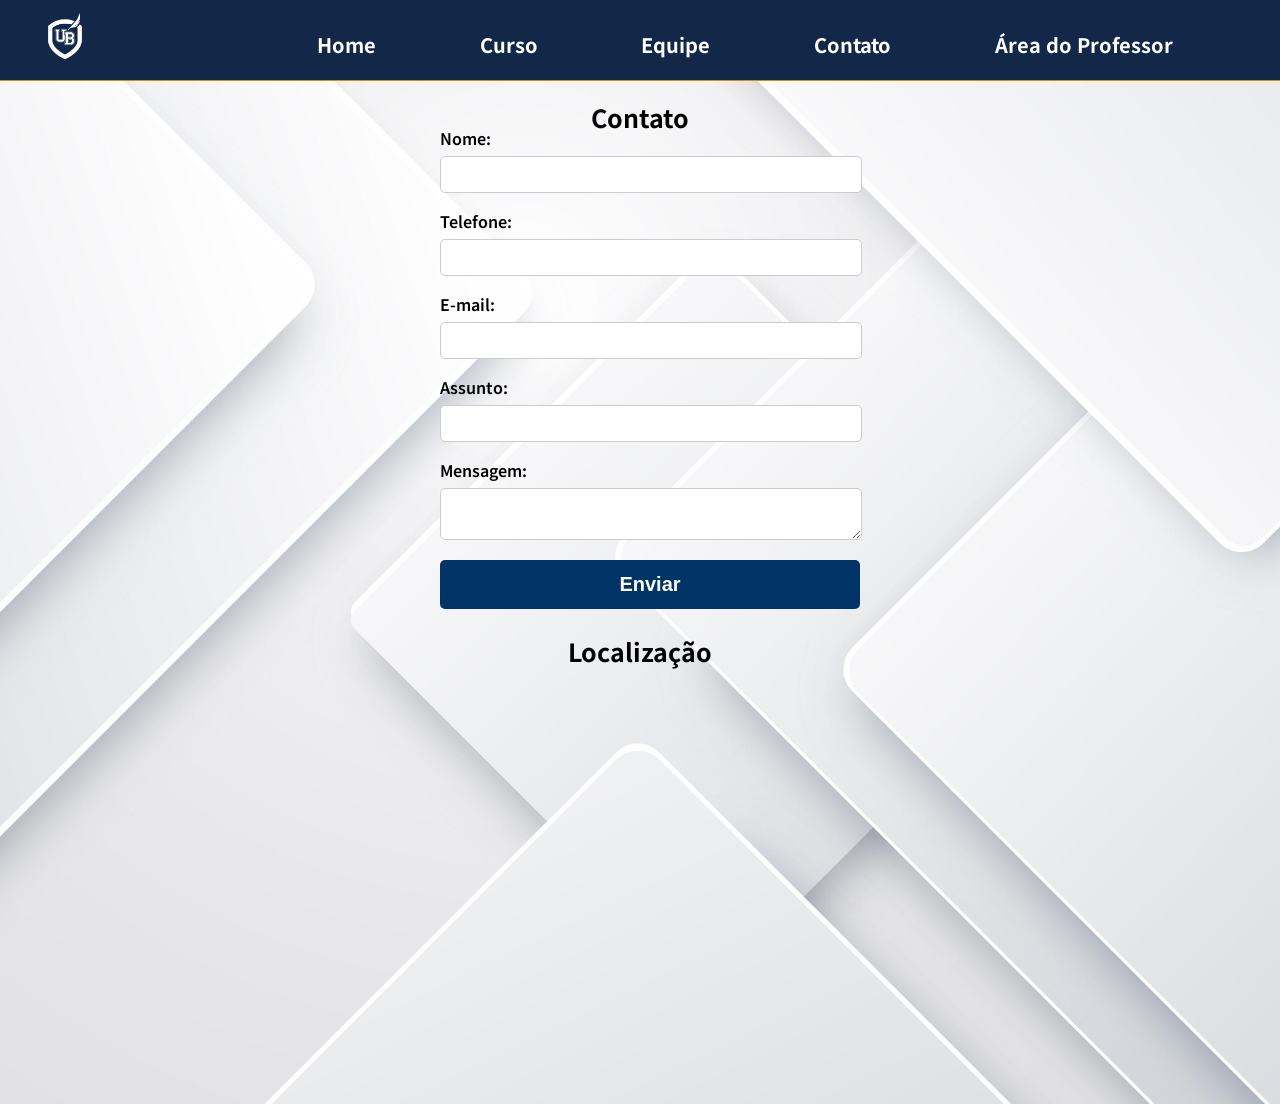
<file: contato.html>
<!DOCTYPE html> 
<html lang="pt-br"> 

<head>
    <meta charset="UTF-8"> 
    <meta name="viewport" content="width=device-width, initial-scale=1.0">
    <link rel="shortcut icon" href="img/logo-ub-head.png" type="image/x-icon"> 
    <link rel="stylesheet" href="css/reset.css"> 
    <link rel="stylesheet" href="css/header-footer.css"> 
    <link rel="stylesheet" href="css/style.css">
    <link rel="stylesheet" href="css/contato.css"> 
    <title>Fale Conosco - Universidade Brasil</title>
</head>

<body>
    <header> 
        <section class="site"> 
            <h1>Universidade Brasil</h1> 
            <div>
                <nav> 
                    <ul>
                        <li><a href="index.html">Home</a></li> 
                        <li><a href="curso.html">Curso</a></li> 
                        <li><a href="professores.html">Equipe</a></li> 
                        <li><a href="contato.html">Contato</a></li>
                        <li><a href="login.html">Área do Professor</a></li> 
                    </ul>
                </nav>
            </div>
        </section>
    </header>
    <main> 
        <section class="container"> 
            <h2>Contato</h2> 
            <form> 
                <h3>Nome:</h3> 
                <input type="text" id="nome" name="nome" required> 
                <h3>Telefone:</h3> 
                <input type="tel" id="telefone" name="telefone" required> 
                <h3>E-mail:</h3> 
                <input type="email" id="email" name="email" required> 
                <h3>Assunto:</h3> 
                <input type="assunto" id="assunto" name="assunto" required> 
                <h3>Mensagem:</h3> 
                <textarea id="mensagem" name="mensagem" required></textarea> 
                <button type="submit" class="envio">Enviar</button> 
            </form>
        </section>
        <section class="mapa"> 
            <h2>Localização</h2> 
            <div class="mapa-container"> 
                <iframe
                    src="https://www.google.com/maps/embed?pb=!1m18!1m12!1m3!1d3656.515423145501!2d-46.4554513!3d-23.5282611!2m3!1f0!2f0!3f0!3m2!1i1024!2i768!4f13.1!3m3!1m2!1s0x94ce66b4305002cf%3A0x1a40983635f28d82!2sUniversidade%20Brasil%20-%20Itaquera!5e0!3m2!1spt-BR!2sbr!4v1620000000000"
                    width="100%" height="300" style="border:0;" allowfullscreen="" loading="lazy">
                </iframe> 
            </div>
        </section>
    </main>
</body>

</html>
</file>
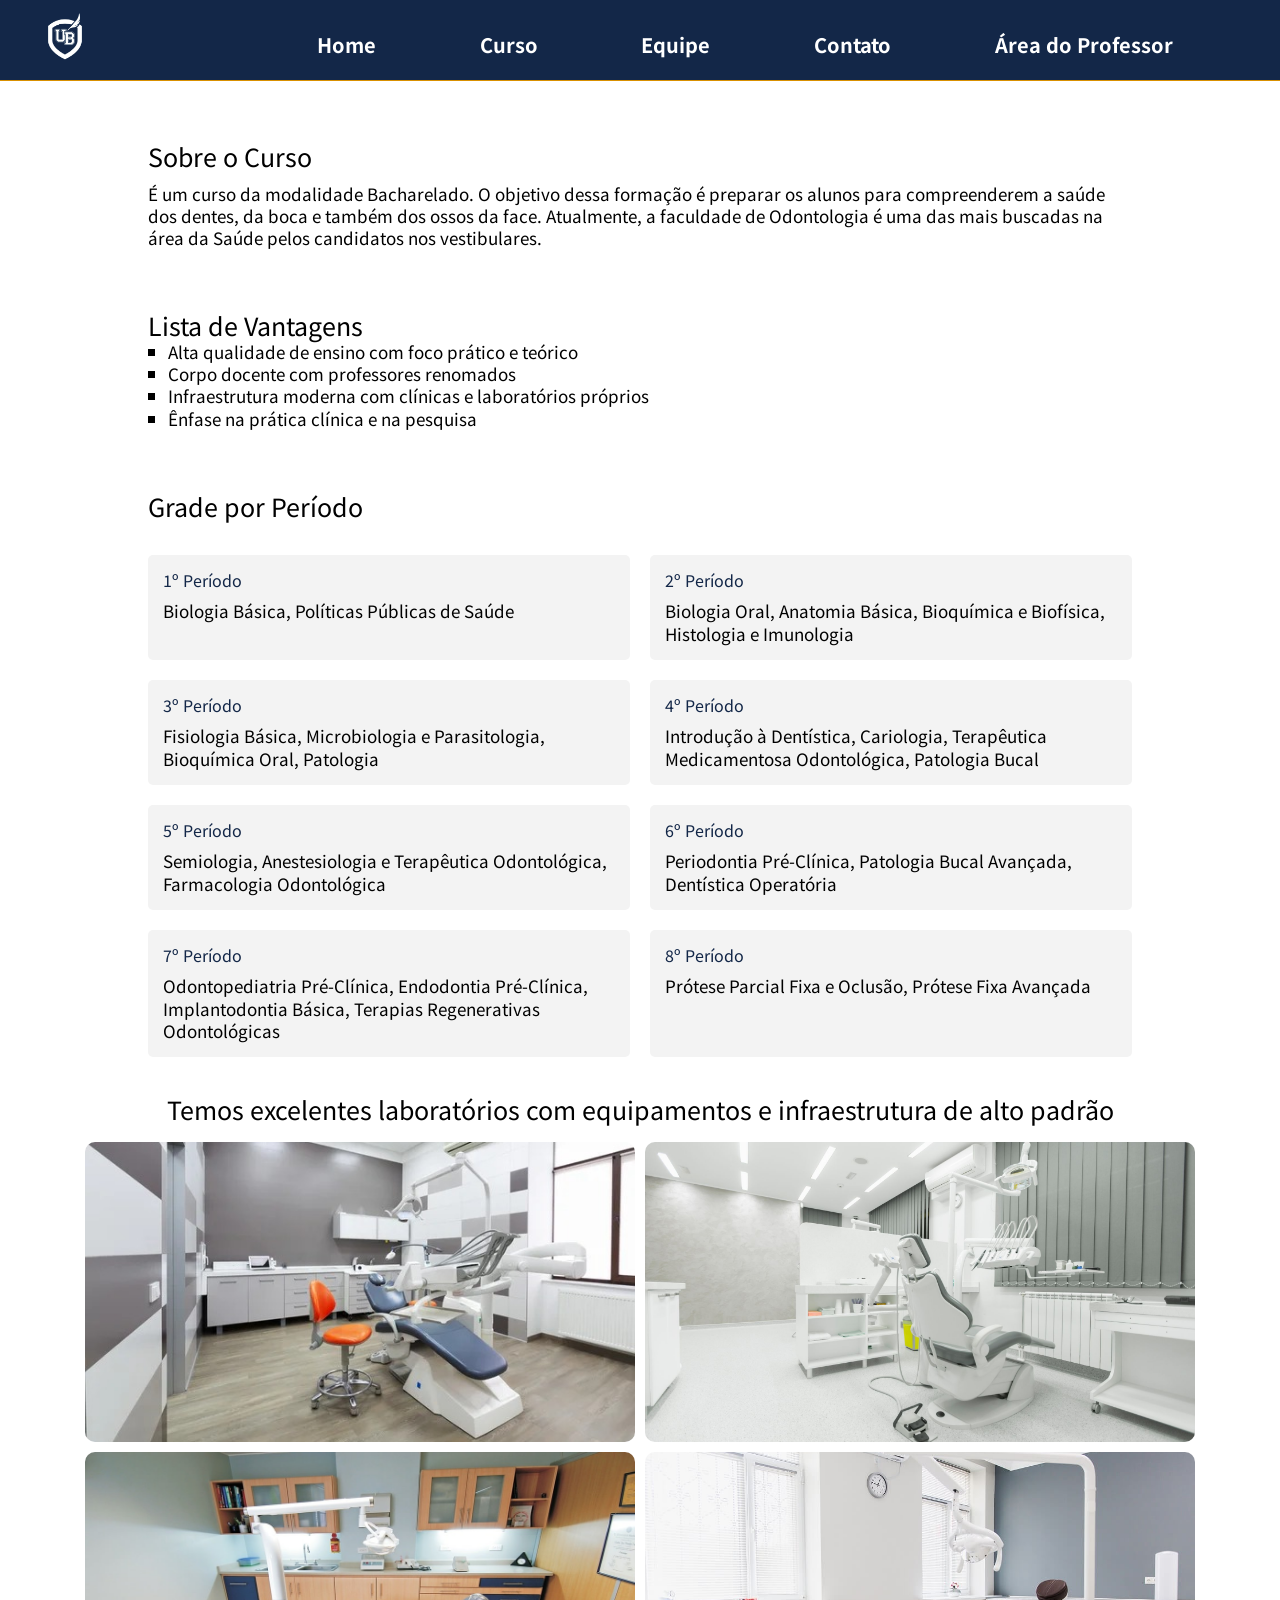
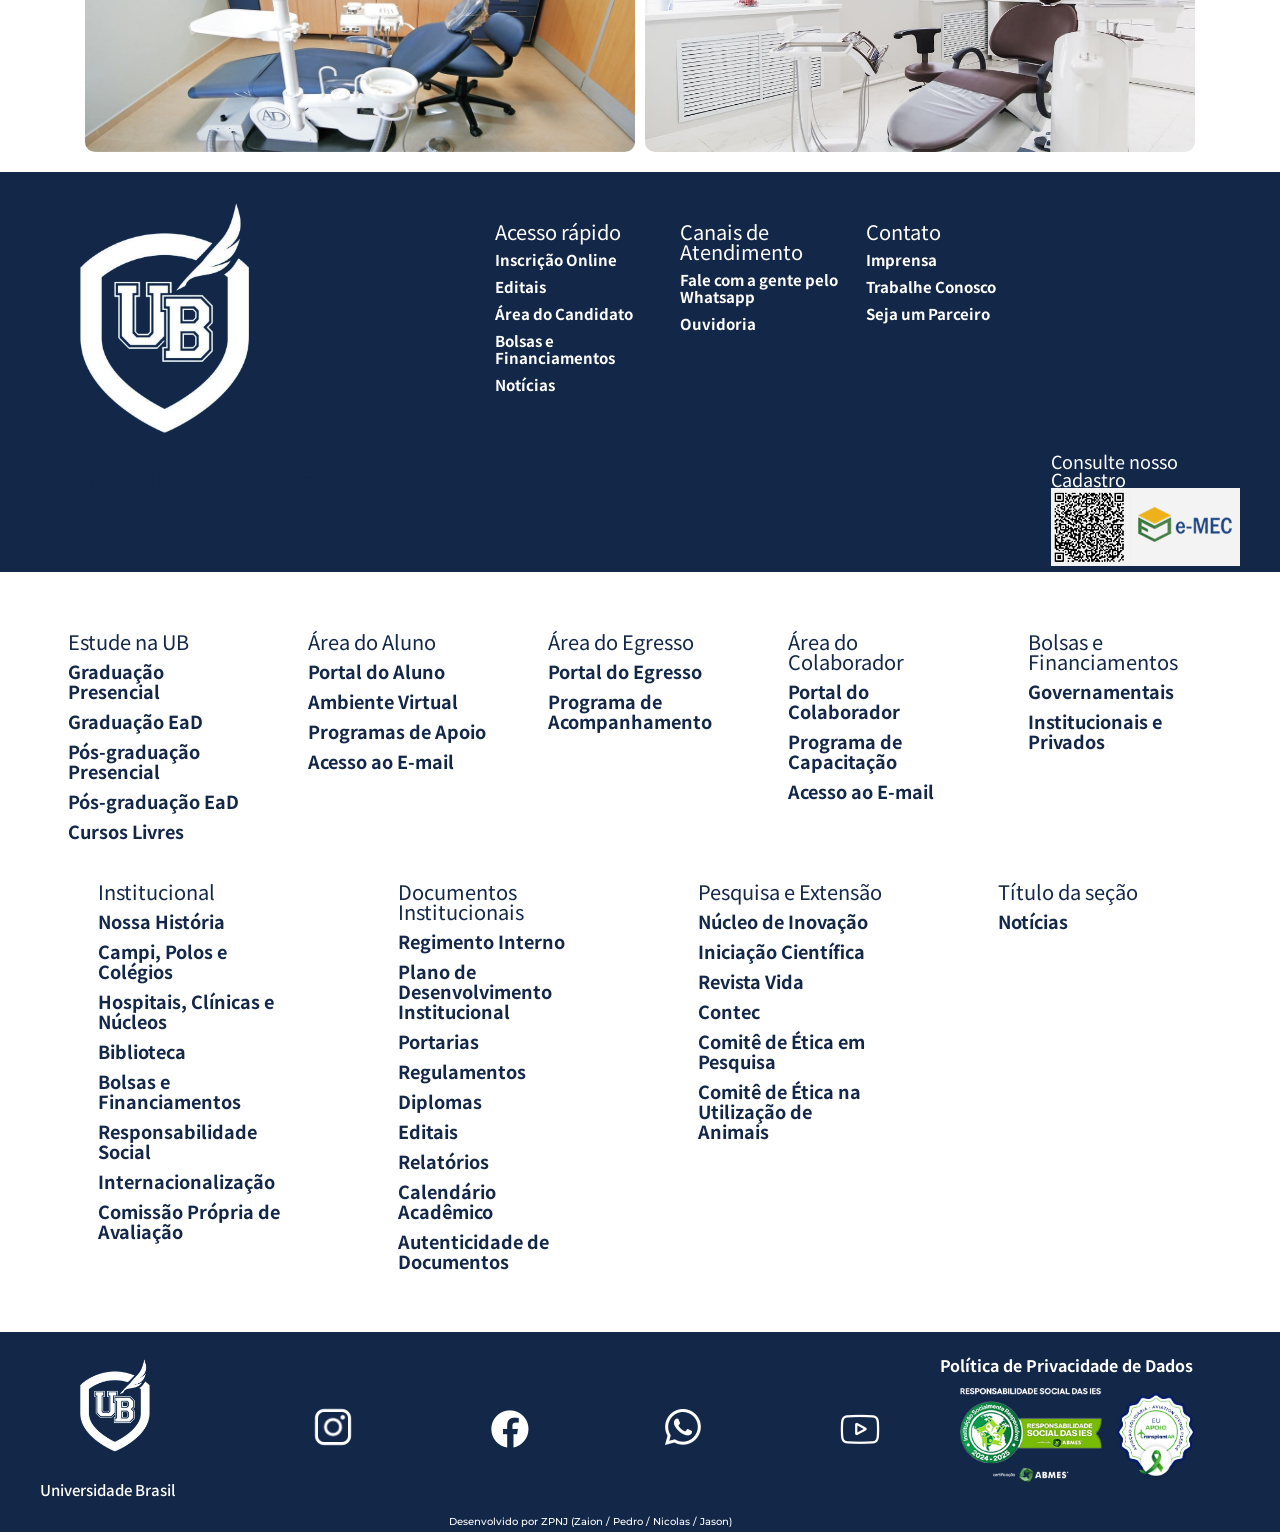
<file: curso.html>
<!DOCTYPE html> 
<html lang="pt-br"> 

<head>
    <meta charset="UTF-8">
    <meta name="viewport" content="width=device-width, initial-scale=1.0">
    <link rel="shortcut icon" href="img/logo-ub-head.png" type="image/x-icon">
    <link rel="stylesheet" href="css/reset.css">
    <link rel="stylesheet" href="css/header-footer.css"> 
    <link rel="stylesheet" href="css/curso.css"> 
    <title>Sobre o Curso - Odontologia - Universidade Brasil</title> 
</head>

<body>
    <header> 
        <section class="site"> 
            <h1>Universidade Brasil</h1> 
            <div>
                <nav> 
                    <ul>
                        <li><a href="index.html">Home</a></li> 
                        <li><a href="curso.html">Curso</a></li> 
                        <li><a href="professores.html">Equipe</a></li> 
                        <li><a href="contato.html">Contato</a></li>
                        <li><a href="login.html">Área do Professor</a></li>
                    </ul>
                </nav>
            </div>
        </section>
    </header>
    <main> 
        <section class="sobre"> 
            <h2>Sobre o Curso</h2>
            <p>É um curso da modalidade Bacharelado. O objetivo dessa formação é preparar os alunos para compreenderem a
                saúde dos dentes, da boca e também dos ossos da face. Atualmente, a faculdade de Odontologia é uma das
                mais buscadas na área da Saúde pelos candidatos nos vestibulares.</p>
        </section>
        <section class="vantagens"> 
            <h2>Lista de Vantagens</h2>
            <ul>
                <li>Alta qualidade de ensino com foco prático e teórico</li>
                <li>Corpo docente com professores renomados</li>
                <li>Infraestrutura moderna com clínicas e laboratórios próprios</li>
                <li>Ênfase na prática clínica e na pesquisa</li>
            </ul>
        </section>
        <section class="grade" id="grade"> 
            <h2>Grade por Período<br><br></h2>
            <div class="periodos"> 
                
                <div class="periodo">
                    <h3>1º Período</h3>
                    <p>Biologia Básica, Políticas Públicas de Saúde</p>
                </div>
                <div class="periodo">
                    <h3>2º Período</h3>
                    <p>Biologia Oral, Anatomia Básica, Bioquímica e Biofísica, Histologia e Imunologia</p>
                </div>
                <div class="periodo">
                    <h3>3º Período</h3>
                    <p>Fisiologia Básica, Microbiologia e Parasitologia, Bioquímica Oral, Patologia</p>
                </div>
                <div class="periodo">
                    <h3>4º Período</h3>
                    <p>Introdução à Dentística, Cariologia, Terapêutica Medicamentosa Odontológica, Patologia Bucal</p>
                </div>
                <div class="periodo">
                    <h3>5º Período</h3>
                    <p>Semiologia, Anestesiologia e Terapêutica Odontológica, Farmacologia Odontológica</p>
                </div>
                <div class="periodo">
                    <h3>6º Período</h3>
                    <p>Periodontia Pré-Clínica, Patologia Bucal Avançada, Dentística Operatória</p>
                </div>
                <div class="periodo">
                    <h3>7º Período</h3>
                    <p>Odontopediatria Pré-Clínica, Endodontia Pré-Clínica, Implantodontia Básica, Terapias
                        Regenerativas Odontológicas</p>
                </div>
                <div class="periodo">
                    <h3>8º Período</h3>
                    <p>Prótese Parcial Fixa e Oclusão, Prótese Fixa Avançada</p>
                </div>
            </div>
        </section>
        <section class="laboratorio"> 
            <h2>Temos excelentes laboratórios com equipamentos e infraestrutura de alto padrão</h2>
            <div class="container-imagens"> 
                <img src="img/odonto-1.jpg" alt="Sala de odonto 1" class="imagem"> 
                <img src="img/odonto-2.jpg" alt="Sala de odonto 2" class="imagem">
                <img src="img/odonto-3.jpg" alt="Sala de odonto 3" class="imagem">
                <img src="img/odonto-4.jpg" alt="Sala de odonto 4" class="imagem">
            </div>
        </section>
    </main>
    <footer>
        <section class="footer-line-1">
            <article class="site">
                <div class="box1">
                    <div class="logo-ub-footer"></div>
                    <h3>Somos a UB</h3>
                </div>
                <div class="box2">
                    <div>
                        <ul>
                            <h5>Acesso rápido</h5>
                            <li><a href="https://www.inscricoes.ubvestibular.com.br/?url">Inscrição Online</a></li>
                            <li><a href="https://ub.edu.br/editais/">Editais</a></li>
                            <li><a href="https://www.inscricoes.ubvestibular.com.br/enrollments-list">Área do
                                    Candidato</a></li>
                            <li><a href="https://ub.edu.br/bolsas-e-financiamentos/">Bolsas e Financiamentos</a></li>
                            <li><a href="https://news.ub.edu.br/">Notícias</a></li>
                        </ul>
                    </div>
                    <div>
                        <ul>
                            <h5>Canais de Atendimento</h5>
                            <li><a href="https://api.whatsapp.com/send?phone=5501148586272">Fale com a gente pelo
                                    Whatsapp</a></li>
                            <li><a href="https://canal.ouvidordigital.com.br/ouvidoriaub">Ouvidoria</a></li>
                        </ul>
                    </div>
                    <div>
                        <ul>
                            <h5>Contato</h5>
                            <li><a href="https://ub.edu.br/imprensa/">Imprensa</a></li>
                            <li><a
                                    href="https://xkac5n-prd-portal.totvscloud.com.br:8081/RM/Rhu-BancoTalentos/#/RM/Rhu-BancoTalentos/home">Trabalhe
                                    Conosco</a></li>
                            <li><a href="https://ub.edu.br/empresas-parceiras/">Seja um Parceiro</a></li>
                        </ul>
                    </div>
                    <div class="mec">
                        <h4>Consulte nosso Cadastro</h4>
                        <img src="img/e-mec.png" alt="QRCode cadastro MEC">
                    </div>
                </div>
            </article>
        </section>
        <section class="footer-line-2">
            <article class="site">
                <div class="line1">
                    <div class="box1">
                        <ul>
                            <h5>Estude na UB</h5>
                            <li><a href="https://ub.edu.br/cursos/">Graduação Presencial</a></li>
                            <li><a href="https://www.inscricoes.ubvestibular.com.br/?m=4">Graduação EaD</a></li>
                            <li><a href="https://ub.edu.br/cursos/">Pós-graduação Presencial</a></li>
                            <li><a href="https://curso.universidadebrasil.edu.br/">Pós-graduação EaD</a></li>
                            <li><a href="https://curso.universidadebrasil.edu.br/">Cursos Livres</a></li>
                        </ul>
                    </div>
                    <div class="box2">
                        <ul>
                            <h5>Área do Aluno</h5>
                            <li><a href="https://portal.ub.edu.br/FrameHTML/web/app/Edu/PortalEducacional/login/">Portal
                                    do Aluno</a></li>
                            <li><a href="https://curso.universidadebrasil.edu.br/">Ambiente Virtual</a></li>
                            <li><a href="https://ub.edu.br/programas-de-apoio-ao-aluno/">Programas de Apoio</a></li>
                            <li><a href="https://portal.office.com/">Acesso ao E-mail</a></li>
                        </ul>
                    </div>
                    <div class="box3">
                        <ul>
                            <h5>Área do Egresso</h5>
                            <li><a href="https://portal.ub.edu.br/FrameHTML/web/app/Edu/PortalEducacional/login/">Portal
                                    do Egresso</a></li>
                            <li><a href="https://ub.edu.br/pesquisa-de-acompanhamento-do-egresso/">Programa de
                                    Acompanhamento</a></li>
                        </ul>
                    </div>
                    <div class="box4">
                        <ul>
                            <h5>Área do Colaborador</h5>
                            <li><a href="https://portal.ub.edu.br/Corpore.Net/Login.aspx">Portal do Colaborador</a></li>
                            <li><a href="https://ub.edu.br/programa-de-capacitacao-de-professores/">Programa de
                                    Capacitação</a></li>
                            <li><a href="https://portal.office.com/">Acesso ao E-mail</a></li>
                        </ul>
                    </div>
                    <div class="box5">
                        <ul>
                            <h5>Bolsas e Financiamentos</h5>
                            <li><a href="https://ub.edu.br/bolsas-e-financiamentos/">Governamentais</a></li>
                            <li><a href="https://ub.edu.br/bolsas-e-financiamentos/">Institucionais e Privados</a></li>
                        </ul>
                    </div>
                </div>
                <div class="line2">
                    <div class="box1">
                        <ul>
                            <h5>Institucional</h5>
                            <li><a href="https://ub.edu.br/nossa-historia/">Nossa História</a></li>
                            <li><a href="https://ub.edu.br/campi-polos-e-colegio/">Campi, Polos e Colégios</a></li>
                            <li><a href="https://ub.edu.br/hospitais-clinicas-e-nucleos/">Hospitais, Clínicas e
                                    Núcleos</a></li>
                            <li><a href="https://ub.edu.br/biblioteca/">Biblioteca</a></li>
                            <li><a href="https://ub.edu.br/bolsas-e-financiamentos/">Bolsas e Financiamentos</a></li>
                            <li><a href="https://ub.edu.br/responsabilidade-social/">Responsabilidade Social</a></li>
                            <li><a href="https://ub.edu.br/internacionalizacao/">Internacionalização</a></li>
                            <li><a href="https://ub.edu.br/comissao-propria-de-avaliacao/">Comissão Própria de
                                    Avaliação</a></li>
                        </ul>
                    </div>
                    <div class="box2">
                        <ul>
                            <h5>Documentos Institucionais</h5>
                            <li><a
                                    href="https://universidadebrasil.edu.br/portal/_biblioteca/paginas/arquivos/20221202152939.pdf">Regimento
                                    Interno</a></li>
                            <li><a href="https://ub.edu.br/wp-content/uploads/pdi-universidade-brasil.pdf">Plano de
                                    Desenvolvimento Institucional</a></li>
                            <li><a href="https://repositorio.ub.edu.br">Portarias</a></li>
                            <li><a href="https://repositorio.ub.edu.br">Regulamentos</a></li>
                            <li><a href="https://ub.edu.br/diplomas/">Diplomas</a></li>
                            <li><a href="https://ub.edu.br/editais/">Editais</a></li>
                            <li><a href="https://repositorio.ub.edu.br/">Relatórios</a></li>
                            <li><a
                                    href="https://repositorio.ub.edu.br/wp-content/uploads/2024/07/calendario_academico_discente_20242_v1-1.pdf">Calendário
                                    Acadêmico</a></li>
                            <li><a
                                    href="https://portal.ub.edu.br/Corpore.Net/Source/Rpt-GeradorRelatoriosNet/RM.Rpt.Reports/Anonymous/RptFindReportByGuid.aspx">Autenticidade
                                    de Documentos</a></li>
                        </ul>
                    </div>
                    <div class="box3">
                        <ul>
                            <h5>Pesquisa e Extensão</h5>
                            <li><a href="https://ub.edu.br/nucleo-de-inovacao/">Núcleo de Inovação</a></li>
                            <li><a href="https://ub.edu.br/iniciacao-cientifica/">Iniciação Científica</a></li>
                            <li><a href="https://periodicos.universidadebrasil.edu.br/">Revista Vida</a></li>
                            <li><a href="https://ub.edu.br/contec-2025/">Contec</a></li>
                            <li><a href="https://ub.edu.br/comite-de-etica-em-pesquisa/">Comitê de Ética em Pesquisa</a>
                            </li>
                            <li><a href="https://ub.edu.br/comite-de-etica-na-utilizacao-de-animais/">Comitê de Ética na
                                    Utilização de Animais</a></li>
                        </ul>
                    </div>
                    <div class="box4">
                        <ul>
                            <h5>Título da seção</h5>
                            <li><a href="https://news.ub.edu.br/">Notícias</a></li>
                        </ul>
                    </div>
                </div>
            </article>
        </section>
        <section class="footer-line-3">
            <article class="site">
                <div class="box1">
                    <h5></h5>
                    <h6>Universidade Brasil</h6>
                </div>
                <div class="box2">
                    <ul>
                        <li><a href="https://www.instagram.com/universidadebrasiloficial/?hl=pt-br"
                                class="instagram"></a></li>
                        <li><a href="http://pt-br.facebook.com/universidadebrasilbr/" class="facebook"></a></li>
                        <li><a href="https://api.whatsapp.com/send?phone=5501148586272" class="whatsapp"></a></li>
                        <li><a href="https://www.youtube.com/channel/UCGAOwAKqnIDKLNn-dH4TU3A" class="youtube"></a></li>
                    </ul>
                    <small>Desenvolvido por ZPNJ (Zaion / Pedro / Nicolas / Jason)</small>
                </div>
                <div class="box3">
                    <a href="https://universidadebrasil.edu.br/portal/_biblioteca/uploads/20220722213119.pdf">Política
                        de Privacidade de Dados</a>
                    <div>
                        <img src="img/selo-abmes.png" alt="Selo ABMES">
                        <img src="img/selo-adesao-transplantar.png" alt="Selo Transplantar">
                    </div>
                </div>
            </article>
        </section>
    </footer>
</body>

</html>
</file>
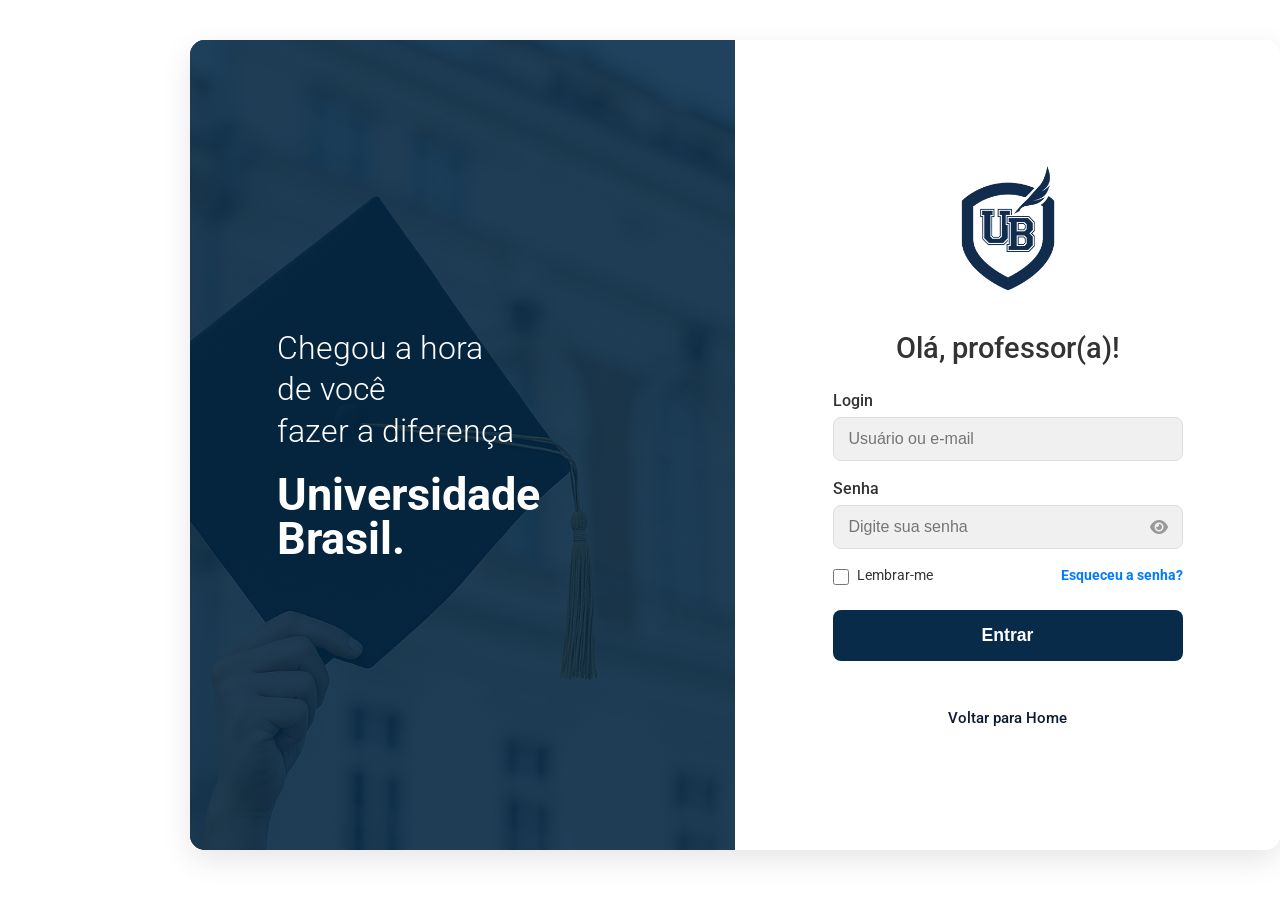
<file: login.html>
<!DOCTYPE html>
<html lang="en">

<head>
    <meta charset="UTF-8">
    <meta name="viewport" content="width=device-width, initial-scale=1.0">
    <title>Login</title>
    <link rel="shortcut icon" href="img/logo-ub-head.png" type="image/x-icon">
    <link rel="stylesheet" href="css/reset.css">
    <link rel="stylesheet" href="https://cdnjs.cloudflare.com/ajax/libs/font-awesome/6.0.0-beta3/css/all.min.css">
    <link rel="stylesheet" href="css/header-footer.css">
    <link rel="stylesheet" href="css/login.css">
</head>

<body>
    <main>
        <div class="container-principal">
            <div class="painel-esquerdo">
                <div class="camada-escura"></div>
                <img src="img/imagem-fundo-login.png" alt="Chapeu de formatura" class="imagem-fundo">
                <div class="conteudo-texto">
                    <p class="slogan">Chegou a hora<br>de você<br>fazer a diferença</p>
                    <h1 class="nome-universidade">Universidade Brasil.</h1>

                </div>
            </div>
            <div class="painel-direito">
                <div class="placeholder-logo">
                    <img src="img/ub-logo-blue.png" alt="logo">
                </div>
                <h2>Olá, professor(a)!</h2>
                <form id="form-login">
                    <div class="grupo-formulario">
                        <label for="email">Login</label>
                        <input type="email" id="email" placeholder="Usuário ou e-mail">
                    </div>
                    <div class="grupo-formulario">
                        <label for="password">Senha</label>
                        <div class="campo-senha-com-toggle">
                            <input type="password" id="password" placeholder="Digite sua senha">
                            <i class="fas fa-eye toggle-senha"></i>
                        </div>
                    </div>
                    <div id="mensagem-feedback" class="mensagem-feedback"></div>
                    <div class="linha-opcoes">
                        <div class="lembrar-me">
                            <input type="checkbox" id="lembrar-me">
                            <label for="lembrar-me">Lembrar-me</label>
                        </div>
                        <a href="#" class="esqueceu-senha">Esqueceu a senha?</a>
                    </div>
                    <button type="submit" class="botao-entrar">Entrar</button>
                </form>
                <div class="sem-conta">
                <a href="index.html">Voltar para Home</a>
                </div>
            </div>
        </div>
    </main>
    <script src="js/login.js"></script>
</body>

</html>
</file>
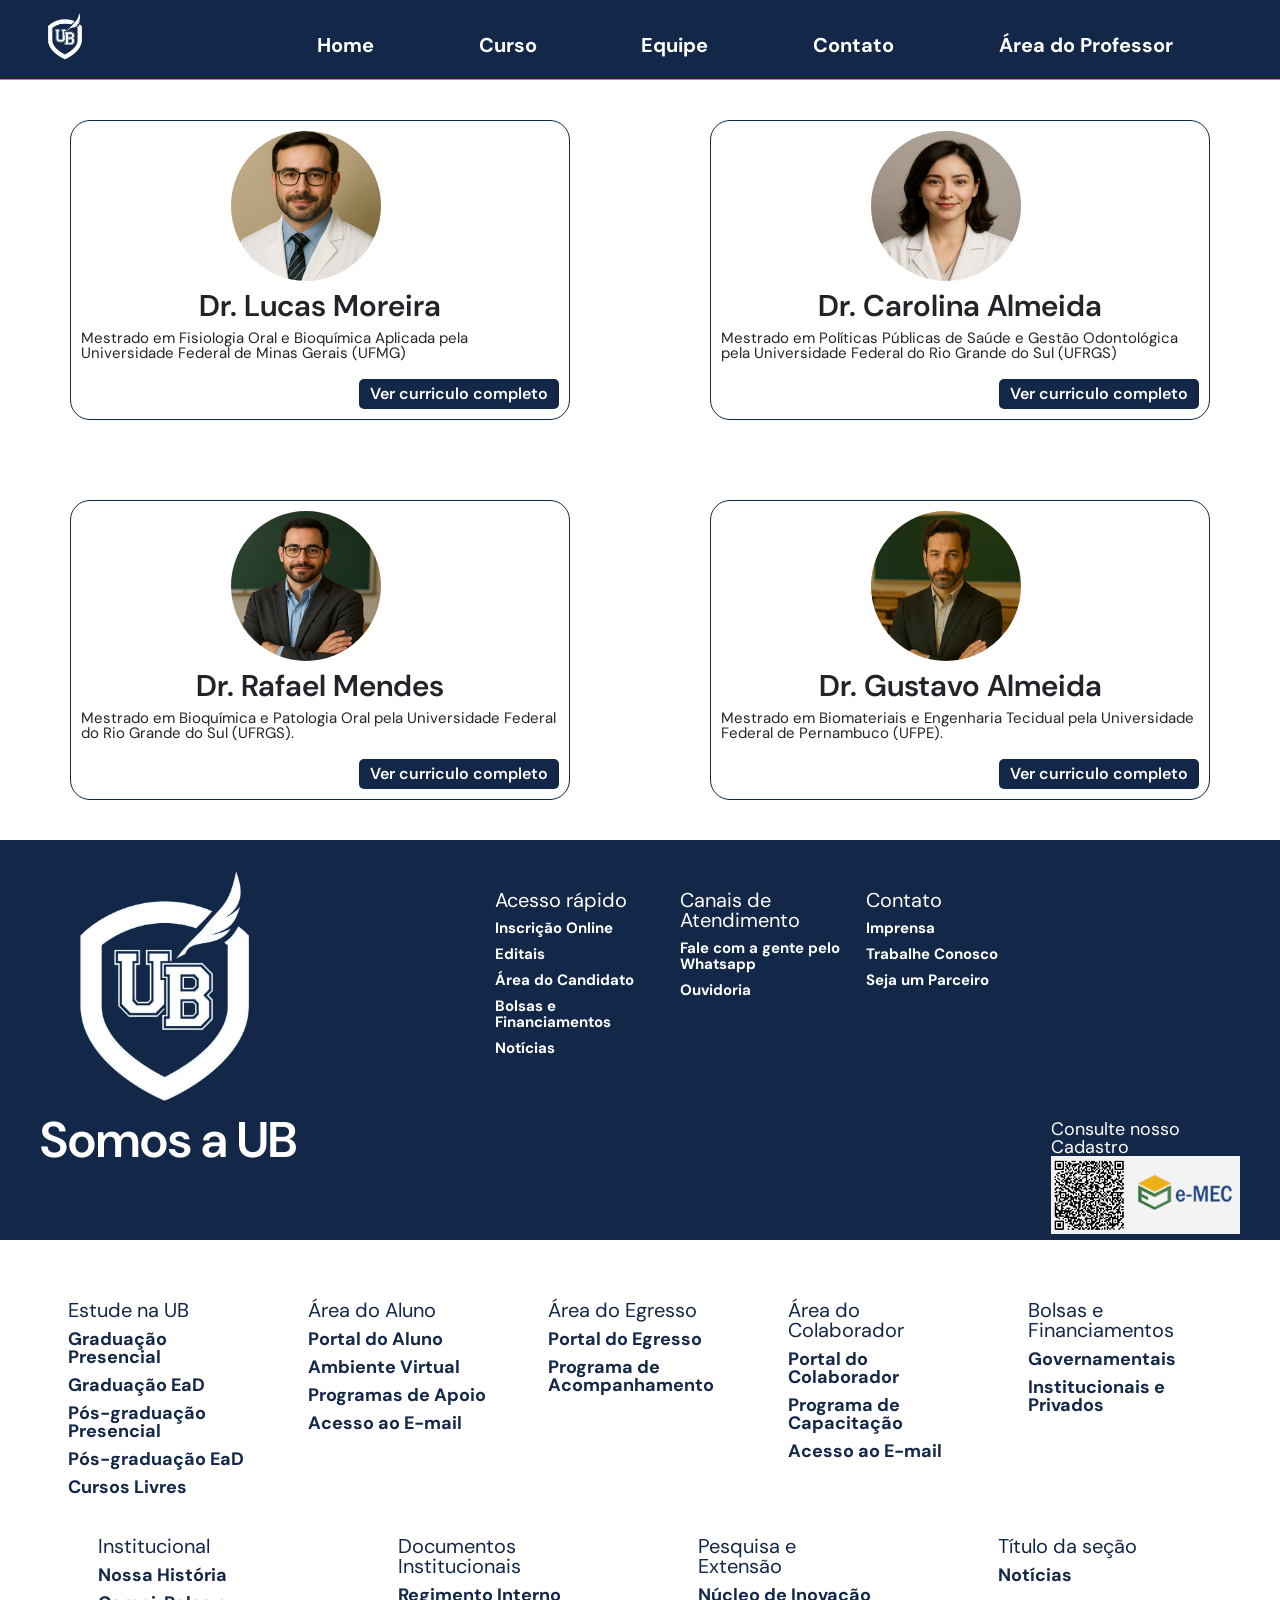
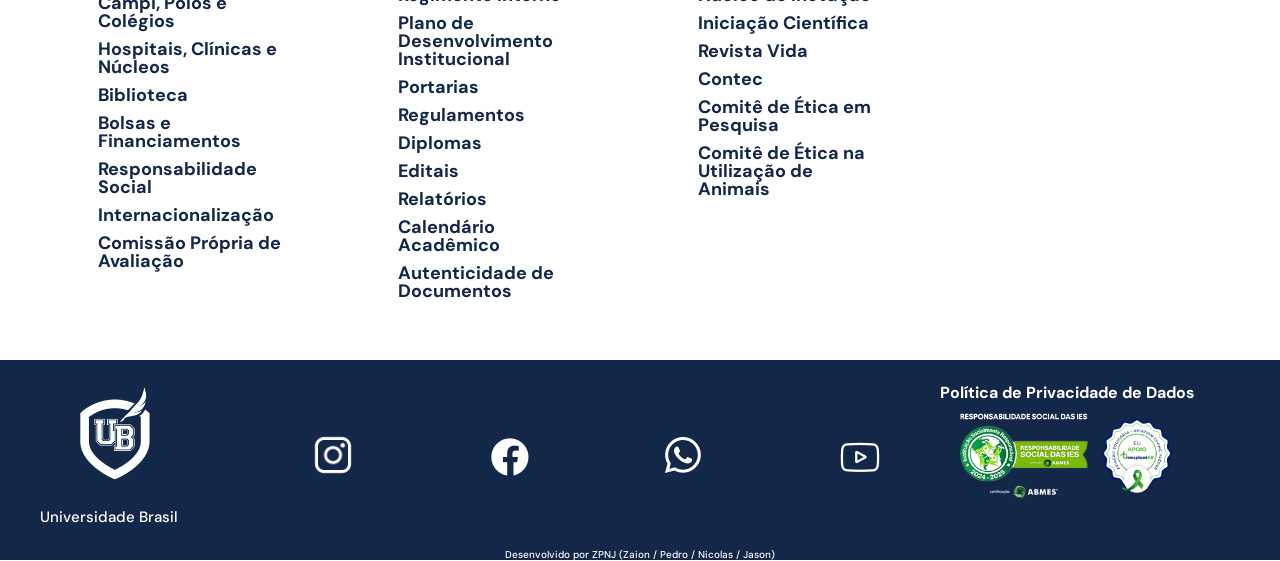
<file: professores.html>
<!DOCTYPE html>
<html lang="pt-br">

<head>
    <meta charset="UTF-8">
    <meta name="viewport" content="width=device-width, initial-scale=1, shrink-to-fit=no">
    <link rel="shortcut icon" href="img/logo-ub-head.png" type="image/x-icon"> 
    <link rel="stylesheet" href="https://stackpath.bootstrapcdn.com/bootstrap/4.1.3/css/bootstrap.min.css"
        integrity="sha384-MCw98/SFnGE8fJT3GXwEOngsV7Zt27NXFoaoApmYm81iuXoPkFOJwJ8ERdknLPMO" crossorigin="anonymous">
    <link rel="stylesheet" href="css/reset.css">
    
    <link rel="stylesheet" href="css/header-footer.css">
    <link rel="stylesheet" href="css/professores.css">
    <title>Professores - Odontologia - Universidade Brasil</title>
</head>

<body>
    <header>
        <section class="site">
            <h1>Universidade Brasil</h1>
            <div>
                <nav>
                    <ul>
                        <li><a href="index.html">Home</a></li>
                        <li><a href="curso.html">Curso</a></li>
                        <li><a href="professores.html">Equipe</a></li>
                        <li><a href="contato.html">Contato</a></li>
                        <li><a href="login.html">Área do Professor</a></li>
                    </ul>
                </nav>
            </div>
        </section>
    </header>
    <main>
        <div class="container-sm">
            <section>
                <article>
                    <div id="01" class="curriculo">
                        <img src="/img/1.png" alt="Dr. Lucas Moreira" class="professor-img">
                        <h2>Dr. Lucas Moreira</h2>
                        <p>Mestrado em Fisiologia Oral e Bioquímica Aplicada pela Universidade Federal de Minas Gerais
                            (UFMG)</p>
                        <a href="professor.html?id=01" target="_blank"><button>Ver curriculo completo</button></a>
                    </div>
                </article>
            </section>
            <section>
                <article>
                    <div id="02" class="curriculo">
                        <img src="/img/2.png" alt="Dr. Carolina Almeida" class="professor-img">
                        <h2>Dr. Carolina Almeida</h2>
                        <p>Mestrado em Políticas Públicas de Saúde e Gestão Odontológica pela Universidade Federal do
                            Rio Grande do Sul (UFRGS)</p>
                        <a href="professor.html?id=02" target="_blank"><button>Ver curriculo completo</button></a>
                    </div>
                </article>
            </section>
        </div>
        <div class="container-sm">
            <section>
                <article>
                    <div id="03" class="curriculo">
                        <img src="/img/3.png" alt="Dr. Rafael Mendes" class="professor-img">
                        <h2>Dr. Rafael Mendes</h2>
                        <p>Mestrado em Bioquímica e Patologia Oral pela Universidade Federal do Rio Grande do Sul
                            (UFRGS).</p>
                        <a href="professor.html?id=03" target="_blank"><button>Ver curriculo completo</button></a>
                    </div>
                </article>
            </section>
            <section>
                <article>
                    <div id="04" class="curriculo">
                        <img src="/img/4.png" alt="Dr. Gustavo Almeida" class="professor-img">
                        <h2>Dr. Gustavo Almeida</h2>
                        <p>Mestrado em Biomateriais e Engenharia Tecidual pela Universidade Federal de Pernambuco
                            (UFPE).</p>
                        <a href="professor.html?id=04" target="_blank"><button>Ver curriculo completo</button></a>
                    </div>
                </article>
            </section>
        </div>
    </main>
    <footer>
        <section class="footer-line-1">
            <article class="site">
                <div class="box1">
                    <div class="logo-ub-footer"></div>
                    <h3>Somos a UB</h3>
                </div>
                <div class="box2">
                    <div>
                        <ul>
                            <h5>Acesso rápido</h5>
                            <li><a href="https://www.inscricoes.ubvestibular.com.br/?url">Inscrição Online</a></li>
                            <li><a href="https://ub.edu.br/editais/">Editais</a></li>
                            <li><a href="https://www.inscricoes.ubvestibular.com.br/enrollments-list">Área do
                                    Candidato</a></li>
                            <li><a href="https://ub.edu.br/bolsas-e-financiamentos/">Bolsas e Financiamentos</a></li>
                            <li><a href="https://news.ub.edu.br/">Notícias</a></li>
                        </ul>
                    </div>
                    <div>
                        <ul>
                            <h5>Canais de Atendimento</h5>
                            <li><a href="https://api.whatsapp.com/send?phone=5501148586272">Fale com a gente pelo
                                    Whatsapp</a></li>
                            <li><a href="https://canal.ouvidordigital.com.br/ouvidoriaub">Ouvidoria</a></li>
                        </ul>
                    </div>
                    <div>
                        <ul>
                            <h5>Contato</h5>
                            <li><a href="https://ub.edu.br/imprensa/">Imprensa</a></li>
                            <li><a
                                    href="https://xkac5n-prd-portal.totvscloud.com.br:8081/RM/Rhu-BancoTalentos/#/RM/Rhu-BancoTalentos/home">Trabalhe
                                    Conosco</a></li>
                            <li><a href="https://ub.edu.br/empresas-parceiras/">Seja um Parceiro</a></li>
                        </ul>
                    </div>
                    <div class="mec">
                        <h4>Consulte nosso Cadastro</h4>
                        <img src="img/e-mec.png" alt="QRCode cadastro MEC">
                    </div>
                </div>
            </article>
        </section>
        <section class="footer-line-2">
            <article class="site">
                <div class="line1">
                    <div class="box1">
                        <ul>
                            <h5>Estude na UB</h5>
                            <li><a href="https://ub.edu.br/cursos/">Graduação Presencial</a></li>
                            <li><a href="https://www.inscricoes.ubvestibular.com.br/?m=4">Graduação EaD</a></li>
                            <li><a href="https://ub.edu.br/cursos/">Pós-graduação Presencial</a></li>
                            <li><a href="https://curso.universidadebrasil.edu.br/">Pós-graduação EaD</a></li>
                            <li><a href="https://curso.universidadebrasil.edu.br/">Cursos Livres</a></li>
                        </ul>
                    </div>
                    <div class="box2">
                        <ul>
                            <h5>Área do Aluno</h5>
                            <li><a href="https://portal.ub.edu.br/FrameHTML/web/app/Edu/PortalEducacional/login/">Portal
                                    do Aluno</a></li>
                            <li><a href="https://curso.universidadebrasil.edu.br/">Ambiente Virtual</a></li>
                            <li><a href="https://ub.edu.br/programas-de-apoio-ao-aluno/">Programas de Apoio</a></li>
                            <li><a href="https://portal.office.com/">Acesso ao E-mail</a></li>
                        </ul>
                    </div>
                    <div class="box3">
                        <ul>
                            <h5>Área do Egresso</h5>
                            <li><a href="https://portal.ub.edu.br/FrameHTML/web/app/Edu/PortalEducacional/login/">Portal
                                    do Egresso</a></li>
                            <li><a href="https://ub.edu.br/pesquisa-de-acompanhamento-do-egresso/">Programa de
                                    Acompanhamento</a></li>
                        </ul>
                    </div>
                    <div class="box4">
                        <ul>
                            <h5>Área do Colaborador</h5>
                            <li><a href="https://portal.ub.edu.br/Corpore.Net/Login.aspx">Portal do Colaborador</a></li>
                            <li><a href="https://ub.edu.br/programa-de-capacitacao-de-professores/">Programa de
                                    Capacitação</a></li>
                            <li><a href="https://portal.office.com/">Acesso ao E-mail</a></li>
                        </ul>
                    </div>
                    <div class="box5">
                        <ul>
                            <h5>Bolsas e Financiamentos</h5>
                            <li><a href="https://ub.edu.br/bolsas-e-financiamentos/">Governamentais</a></li>
                            <li><a href="https://ub.edu.br/bolsas-e-financiamentos/">Institucionais e Privados</a></li>
                        </ul>
                    </div>
                </div>
                <div class="line2">
                    <div class="box1">
                        <ul>
                            <h5>Institucional</h5>
                            <li><a href="https://ub.edu.br/nossa-historia/">Nossa História</a></li>
                            <li><a href="https://ub.edu.br/campi-polos-e-colegio/">Campi, Polos e Colégios</a></li>
                            <li><a href="https://ub.edu.br/hospitais-clinicas-e-nucleos/">Hospitais, Clínicas e
                                    Núcleos</a></li>
                            <li><a href="https://ub.edu.br/biblioteca/">Biblioteca</a></li>
                            <li><a href="https://ub.edu.br/bolsas-e-financiamentos/">Bolsas e Financiamentos</a></li>
                            <li><a href="https://ub.edu.br/responsabilidade-social/">Responsabilidade Social</a></li>
                            <li><a href="https://ub.edu.br/internacionalizacao/">Internacionalização</a></li>
                            <li><a href="https://ub.edu.br/comissao-propria-de-avaliacao/">Comissão Própria de
                                    Avaliação</a></li>
                        </ul>
                    </div>
                    <div class="box2">
                        <ul>
                            <h5>Documentos Institucionais</h5>
                            <li><a
                                    href="https://universidadebrasil.edu.br/portal/_biblioteca/paginas/arquivos/20221202152939.pdf">Regimento
                                    Interno</a></li>
                            <li><a href="https://ub.edu.br/wp-content/uploads/pdi-universidade-brasil.pdf">Plano de
                                    Desenvolvimento Institucional</a></li>
                            <li><a href="https://repositorio.ub.edu.br">Portarias</a></li>
                            <li><a href="https://repositorio.ub.edu.br">Regulamentos</a></li>
                            <li><a href="https://ub.edu.br/diplomas/">Diplomas</a></li>
                            <li><a href="https://ub.edu.br/editais/">Editais</a></li>
                            <li><a href="https://repositorio.ub.edu.br/">Relatórios</a></li>
                            <li><a
                                    href="https://repositorio.ub.edu.br/wp-content/uploads/2024/07/calendario_academico_discente_20242_v1-1.pdf">Calendário
                                    Acadêmico</a></li>
                            <li><a
                                    href="https://portal.ub.edu.br/Corpore.Net/Source/Rpt-GeradorRelatoriosNet/RM.Rpt.Reports/Anonymous/RptFindReportByGuid.aspx">Autenticidade
                                    de Documentos</a></li>
                        </ul>
                    </div>
                    <div class="box3">
                        <ul>
                            <h5>Pesquisa e Extensão</h5>
                            <li><a href="https://ub.edu.br/nucleo-de-inovacao/">Núcleo de Inovação</a></li>
                            <li><a href="https://ub.edu.br/iniciacao-cientifica/">Iniciação Científica</a></li>
                            <li><a href="https://periodicos.universidadebrasil.edu.br/">Revista Vida</a></li>
                            <li><a href="https://ub.edu.br/contec-2025/">Contec</a></li>
                            <li><a href="https://ub.edu.br/comite-de-etica-em-pesquisa/">Comitê de Ética em Pesquisa</a>
                            </li>
                            <li><a href="https://ub.edu.br/comite-de-etica-na-utilizacao-de-animais/">Comitê de Ética na
                                    Utilização de Animais</a></li>
                        </ul>
                    </div>
                    <div class="box4">
                        <ul>
                            <h5>Título da seção</h5>
                            <li><a href="https://news.ub.edu.br/">Notícias</a></li>
                        </ul>
                    </div>
                </div>
            </article>
        </section>
        <section class="footer-line-3">
            <article class="site">
                <div class="box1">
                    <h5></h5>
                    <h6>Universidade Brasil</h6>
                </div>
                <div class="box2">
                    <ul>
                        <li><a href="https://www.instagram.com/universidadebrasiloficial/?hl=pt-br"
                                class="instagram"></a></li>
                        <li><a href="http://pt-br.facebook.com/universidadebrasilbr/" class="facebook"></a></li>
                        <li><a href="https://api.whatsapp.com/send?phone=5501148586272" class="whatsapp"></a></li>
                        <li><a href="https://www.youtube.com/channel/UCGAOwAKqnIDKLNn-dH4TU3A" class="youtube"></a></li>
                    </ul>
                </div>
                <div class="box3">
                    <a href="https://universidadebrasil.edu.br/portal/_biblioteca/uploads/20220722213119.pdf">Política
                        de Privacidade de Dados</a>
                    <div>
                        <img src="img/selo-abmes.png" alt="Selo ABMES">
                        <img src="img/selo-adesao-transplantar.png" alt="Selo Transplantar">
                    </div>
                </div>
                <small>Desenvolvido por ZPNJ (Zaion / Pedro / Nicolas / Jason)</small>
            </article>
        </section>
    </footer>

</body>


</html>
</file>
<file: css/header-footer.css>
@import url('https://fonts.googleapis.com/css2?family=DM+Sans:ital,opsz,wght@0,9..40,100..1000;1,9..40,100..1000&family=Montserrat:ital,wght@0,100..900;1,100..900&family=Noto+Sans+JP:wght@100..900&family=Noto+Sans+KR:wght@100..900&family=Open+Sans:ital,wght@0,300..800;1,300..800&display=swap');

/* 
    FONTES 
font-family: "Noto Sans KR" sans-serif;   links e depoimento de pessoas
font-family: "Noto Sans JP", sans-serif; textos títulos
font-family: "Open Sans", sans-serif;
font-family: "Montserrat", sans-serif;
font-family: "DM Sans", sans-serif;

    CORES
    
    Azul =  #132748
    Amarelo = #d99000
    Branco = #f3f3f3
*/


h2,
h3,
h4,
h5,
h6,
a {
    font-family: "Noto Sans KR" sans-serif;
}


a {
    text-decoration: none;
    font-weight: 700;
    color: #fff;
}

a:visited {
    color: #fff;
}

a:hover {
    color: rgb(217, 144, 0);
}

header {
    position: fixed;
    top: 0;
    z-index: 1000;
    width: 100%;
    height: 80px;
    background: #132748;
    color: #fff;
    border-bottom: solid 1px #d99000;

    .site {
        display: flex;
        justify-content: space-between;

        
            h1 {
                width: 50px;
                height: 50px;
                background: url(../img/logo-ub-branco.png) no-repeat;
                background-size: 100% 100%;
                text-indent: -9999px;
                margin: 12px 0;
            }
        

        div {
            margin: 15px;
            width: 80%;

            nav ul {
                color: #132748;
                display: flex;
                justify-content: space-between;
                height: 60px;
                font-size: 20px;

                li {
                    margin: auto;
                }
            }
        }
    }
}

main {
    margin-top: 80px;
}

footer {
    .footer-line-1 {
        background: #132748;
        color: #ffffff;
        display: flex;
        height: 400px;

        .site {
            margin-top: 25px;
            height: 350px;

            .box1 {
                width: 400px;
                float: left;

                .logo-ub-footer {
                    width: 250px;
                    height: 250px;
                    background: url(../img/logo-ub-branco.png) no-repeat;
                    background-size: 100% 100%;
                    text-indent: -9999px;
                }

                h3 {
                    font-size: 50px;
                    font-weight: 600;
                }
            }

            .box2 {
                width: 750px;
                height: 240px;
                margin-top: 25px;
                float: right;
                display: flex;
                justify-content: space-around;

                div {
                    width: 190px;
                    margin-left: 5px;

                    ul {
                        h5 {
                            font-size: 20px;
                        }

                        li {
                            margin-top: 10px;

                            a {
                                font-size: 15px;
                            }
                        }
                    }

                }
            }

            .mec {
                width: 180px;
                flex-direction: row;
                margin-top: 230px;

                h4 {
                    font-size: 18px;
                }


            }

        }
    }

    .footer-line-2 {
        background: #fff;
        color: #132748;
        display: flex;
        justify-content: center;
        padding: 40px 0;

        .site {
            display: flex;
            flex-direction: column;
            align-items: center;
            width: 100%;
            max-width: 1200px;

            details {
                cursor: pointer;
            }

            .line1,
            .line2 {
                display: flex;
                justify-content: space-around;
                width: 100%;
                margin: 20px 0;

                div {
                    width: 185px;
                    margin: 0 10px;


                    ul {
                        h5 {
                            font-size: 20px;
                        }

                        li {
                            font-size: 18px;
                            margin-top: 10px;

                            a {
                                color: #132748;
                            }
                        }

                        li:hover,
                        a:hover {
                            color: #d99000;
                        }
                    }

                }
            }
        }
    }


    .footer-line-3 {
        background: #132748;
        height: 200px;

        .site {
            display: flex;
            flex-wrap: wrap;

            .box1 {
                width: 200px;

                h5 {
                    background: url(../img/logo-ub-branco.png) no-repeat center center;
                    background-size: cover;
                    width: 100px;
                    height: 100px;
                    margin: 25px;
                }

                h6 {
                    width: 150px;
                    color: #fff;
                    font-size: 15px;
                    font-weight: 500;
                }
            }

            .box2 {
                text-align: center;

                width: 700px;
                height: 170px;

                ul {
                    width: 700px;
                    display: flex;
                    justify-content: space-around;

                    li {
                        display: flex;
                        width: 50px;
                        height: 50px;
                        padding: 65px 0;

                        a {
                            min-width: 60px;
                            min-height: 60px;
                        }


                        .instagram {
                            background-image: url(../img/instagram.png);
                            background-size: cover;
                        }

                        .facebook {
                            background-image: url(../img/facebook.png);
                        }

                        .whatsapp {
                            background-image: url(../img/whatsapp.png);
                        }

                        .youtube {
                            background-image: url(../img/youtube.png);
                        }



                        .instagram:hover {
                            background: url(../img/instagramd.png) no-repeat;
                        }

                        .facebook:hover {
                            background: url(../img/facebookd.png)no-repeat;
                        }

                        .whatsapp:hover {
                            background: url(../img/whatsappd.png)no-repeat;
                        }

                        .youtube:hover {
                            background: url(../img/youtubed.png) no-repeat;
                        }

                    }
                }


            }

            .box3 {
                width: 300px;
                justify-content: space-between;
                padding-top: 25px;

                div {
                    padding-left: 20px;

                    img {
                        padding-top: 10px;
                        max-width: 200px;
                        max-height: 100px;
                    }
                }
            }

            small {
                color: #fff;
                font-size: 10px;
                font-weight: 500;
                width: 100%;
                text-align: center;
                margin-top: 20px;
            }

        }
    }
}


@media (max-width:1024px) {


    header {
        width: 100%;

        & .site {

            h1 {
                margin: 12px auto;
            }

            & div {
                & nav ul {
                    li {
                        margin: auto;

                        a {
                            font-size: 18px;
                        }
                    }
                }
            }
        }
    }


    footer {

        .footer-line-1 {
            .site {
                .box2 {
                    width: 610px;
                    height: 235px;
                }

                .mec {
                    margin-left: 835px;

                    h4 {
                        font-size: 18px;
                        font-weight: bolder;
                    }
                }
            }
        }



        .footer-line-3 {
            height: 201px;

            .site {
                .box1 {
                    h6 {
                        margin-left: 12px;
                    }
                }

                .box2 {
                    width: 500px;

                    ul {
                        width: 495px;
                    }
                }

                .box3 {
                    width: 300px;
                    padding-top: 25px;
                }
            }
        }
    }
}






@media (max-width:768px) {

    header {
        max-width: 768px;
    }

    main {
        .curso {
            padding: 40px 0;

            &article {
                #box2 {
                    div {
                        p {
                            font-size: 20px;
                            margin-top: 10px;
                        }
                    }
                }
            }
        }
    }

    footer {
        & .footer-line-1 {
            height: 367px;

            & .site {
                & .box1 {
                    width: 100px;

                    .logo-ub-footer {
                        width: 150px;
                        height: 150px;

                    }

                    h3 {
                        font-size: 25px;
                    }
                }

                & .box2 {
                    width: 530px;
                    height: 150px;

                    div {
                        ul {
                            h5 {
                                font-size: 18px;
                            }

                            li {
                                margin-top: 10px;
                            }
                        }
                    }
                }

                .mec {
                    width: 150px;
                    margin-top: 200px;
                    margin-left: 190px;

                    h4 {
                        font-size: 18px;
                        font-weight: bolder;
                    }
                }




            }





        }


        .footer-line-3 {
            align-items: center;

            .site {
                .box2 {
                    width: 300px;

                    ul {
                        width: 280px;
                    }
                }

                .box3 {
                    width: 260px;

                    a {
                        font-size: 15px;
                    }

                    img {
                        width: 90px;
                    }
                }
            }
        }

        small {
            color: #fff;
            font-size: 10px;
            font-weight: 500;
        }
    }
}


@media (min-width:481px) {

    .abrirMenu,
    .fecharMenu {

        display: none;
    }

}

@media (max-width: 480px) {

    header {
        max-width: 320px;

        .site {
            width: 100%;
            max-width: 320px;
            padding: 0 20px;

            h1 {
                margin: 12px auto;
            }

            div {

                .abrirMenu {
                    background: url(../img/menu-bar.png) no-repeat;
                    width: 50px;
                    height: 50px;
                    background-size: cover;
                    position: fixed;
                    z-index: 10000;
                }

                nav ul {

                    flex-direction: column;
                    position: fixed;
                    right: 0;
                    top: 0;
                    background: #d99000;
                    width: 18%;
                    max-width: 240px;
                    display: none;

                    z-index: 9999;


                    .fecharMenu {
                        background: url(../img/close.png) no-repeat;
                        width: 40px;
                        height: 40px;
                        background-size: cover;
                        border: none;
                        align-self: flex-end;
                        margin-bottom: 10px;
                    }

                    li {
                        margin: 10px auto;
                        display: none;

                        a {
                            font-size: 18px;
                            color: #f3f3f3;
                            text-decoration: none;
                            display: none;
                        }
                    }
                }
            }



        }
    }




    footer {
        .footer-line-1 {
            height: 350px;
            flex-direction: column;
            height: auto;

            .site {
                height: 325px;
                display: flex;
                flex-direction: column;


                .box1 {
                    .logo-ub-footer {
                        width: 90px;
                        height: 90px;
                    }

                    h3 {
                        font-size: 15px;
                        margin-left: 10px;
                    }
                }

                .box2 {
                    width: 300px;
                    height: 150px;

                    & div {
                        & ul {
                            h5 {
                                font-size: 10px;
                                font-weight: 800;
                            }

                            li {

                                font-weight: 600;

                                a {
                                    font-size: 10px;
                                }
                            }
                        }
                    }
                }

                .mec {
                    display: none;

                }
            }
        }


        .footer-line-2 {
            background: #f7f7f7;
            height: 1675px;

            .site {
                display: flex;
                flex-direction: column;


                .line1 {
                    display: flex;
                    flex-wrap: wrap;
                    justify-content: space-between;
                    margin: 0px;
                    margin-top: 100px;

                    div {

                        h5 {
                            font-size: 16px;
                            font-weight: bold;
                            margin-bottom: 10px;
                            color: #333;
                        }

                        ul {
                            list-style: none;
                            padding: 0;
                            margin: 0;

                            li {
                                margin-bottom: 8px;

                                a {
                                    font-size: 14px;
                                    color: #d99000;
                                    text-decoration: none;
                                    transition: color 0.3s;

                                    &:hover {
                                        color: #132748;
                                    }
                                }
                            }
                        }
                    }

                    .box1 {
                        padding-top: 50px;

                        ul {

                            padding-bottom: 20px;
                        }
                    }

                    .box2 {
                        ul {
                            padding-bottom: 20px;
                        }
                    }

                    .box3 {
                        ul {
                            padding-bottom: 20px;
                        }
                    }

                    .box4 {
                        ul {
                            padding-bottom: 20px;
                        }
                    }

                    .box5 {
                        ul {
                            padding-bottom: 0px;
                        }
                    }





                }


                .line2 {
                    display: flex;
                    flex-wrap: wrap;
                    justify-content: space-between;

                    div {

                        h5 {
                            font-size: 16px;
                            font-weight: bold;
                            margin-bottom: 10px;
                            color: #333;
                        }

                        ul {
                            list-style: none;
                            padding: 0;
                            margin: 0;

                            li {
                                margin-bottom: 8px;

                                a {
                                    font-size: 14px;
                                    color: #d99000;
                                    text-decoration: none;
                                    transition: color 0.3s;

                                    &:hover {
                                        color: #132748;
                                    }
                                }
                            }
                        }
                    }

                    .box1 {
                        ul {
                            padding-bottom: 20px;
                        }
                    }

                    .box2 {
                        ul {
                            padding-bottom: 20px;
                        }
                    }

                    .box3 {
                        ul {
                            padding-bottom: 20px;
                        }
                    }

                    .box4 {
                        ul {
                            padding-bottom: 20px;
                        }
                    }

                }
            }
        }


        .footer-line-3 {
            background: #132748;
            height: auto;
            padding: 1px 0;

            .site {
                display: flex;
                flex-direction: column;
                align-items: center;
                gap: 20px;

                .box1 {
                    display: flex;
                    flex-direction: column;
                    align-items: center;

                    h5 {
                        background: url(../img/logo-ub-branco.png) no-repeat center center;
                        background-size: cover;
                        width: 100px;
                        height: 100px;
                        margin: 10px 0;
                    }

                    h6 {
                        width: 150px;
                        color: #fff;
                        font-size: 15px;
                        font-weight: 500;
                        text-align: center;
                    }
                }

                .box2 {
                    width: auto;
                    text-align: center;
                    height: 80px;
                    margin-bottom: 10px;


                    ul {
                        display: flex;
                        justify-content: center;
                        gap: 10px;
                        width: 260px;

                        li {
                            display: flex;
                            width: 50px;
                            height: 50px;

                            .instagram,
                            .facebook,
                            .whatsapp,
                            .youtube {
                                background-size: 40px 40px;
                                background-repeat: no-repeat;
                            }

                        }
                    }


                }

                .box3 {
                    align-items: center;
                    text-align: center;

                }

                small {
                    color: #fff;
                    font-size: 10px;
                    font-weight: 500;
                }
            }


        }



    }

    .footer-line-1,
    .footer-line-2,
    .footer-line-3 {
        flex-direction: column;
        height: auto;
    }



    .footer-line-2 {
        .site {

            .line1,
            .line2 {
                flex-direction: column;
                align-items: center;

                div {
                    width: 100%;
                    margin: 10px 0;
                }
            }
        }
    }

    .footer-line-3 {
        .site {

            .box1,
            .box2,
            .box3 {
                width: 100%;
                float: none;
                margin: 10px auto;
            }

            .box2 {
                ul {
                    align-items: center;
                    width: 100%;
                    padding: 0;

                    li {
                        padding: 10px 0;
                    }
                }
            }
        }
    }


}
</file>
<file: css/style.css>
@import url('https://fonts.googleapis.com/css2?family=DM+Sans:ital,opsz,wght@0,9..40,100..1000;1,9..40,100..1000&family=Montserrat:ital,wght@0,100..900;1,100..900&family=Noto+Sans+JP:wght@100..900&family=Noto+Sans+KR:wght@100..900&family=Open+Sans:ital,wght@0,300..800;1,300..800&display=swap');

/* 
    FONTES 
font-family: "Noto Sans KR" sans-serif;   links e depoimento de pessoas
font-family: "Noto Sans JP", sans-serif; textos títulos
font-family: "Open Sans", sans-serif;
font-family: "Montserrat", sans-serif;
font-family: "DM Sans", sans-serif;

    CORES
    
    Azul =  #132748
    Amarelo = #d99000
    Branco = #f3f3f3
*/

iframe {
    width: 100%;
}

body {
    font-family: "Montserrat", sans-serif;
}

h2,
h3,
h4,
h5,
h6,
a {
    font-family: "Noto Sans KR" sans-serif;
}

.site {
    width: 100%;
    max-width: 1200px;
    margin: 0 auto;
}

a {
    text-decoration: none;
    font-weight: 700;
    color: #fff;
}

a:visited {
    color: #fff;
}

a:hover {
    color: rgb(217, 144, 0);
}

main {
    .banner {
        
        background: url(../img/banner.jpg) no-repeat center center;
        background-repeat: no-repeat;
        background-position: center;
        background-size: cover;
        width: 100%;
        max-width: 2000px;
        max-height: 500px;
        margin: 0 auto;
        padding-top: 100px;

        .logo-ub {
            
            background: url(../img/ub-logo-white-1.png) no-repeat center center;

            background-size: cover;
            width: 250px;
            height: 350px;
            margin-left: 50px;

        }

    }

    .panel {
        background-image: linear-gradient(rgb(77, 123, 159, 1), rgb(255, 255, 255, 0.8)), url(../img/5594016.jpg);
        background-repeat: no-repeat;
        background-position: center;
        background-size: cover;
        max-width: 1920px;
        height: 550px;
        margin: 0 auto;

        h2,
        h3,
        h6,
        p {
            width: 100%;
            text-align: center;
            height: 100px;

        }

        h2 {
            font-family: "DM Sans", sans-serif;
            font-size: 100px;
            font-weight: 900;
            height: 120px;
            padding-top: 50px;
            color: rgb(19, 39, 72);
            background: #fff;
            border-radius: 20px 20px 0 0;
        }

        h3 {
            font-size: 30px;
            font-weight: 500;
            background: #fff;
        }

        p {
            font-size: 22px;
            background: #fff;
            text-align: center;
            margin: 0 auto;
        }

        h6 {
            font-size: 22px;
            background: #fff;
            border-radius: 0 0 20px 20px;

            a {
                background: #132748;
                padding: 10px 20px;
                border-radius: 7px;
                color: #fff;
            }

            a:hover {
                color: #d99000;
            }
        }
    }

    .info {
        width: 100%;
        height: 100px;
        padding: 20px 0;


        article {
            border: solid 1px #132748;
            width: 80%;
            margin: 0 auto;
            display: flex;
            height: 100px;
            text-align: center;
            justify-content: space-around;
            border-radius: 20px;
            background: #fff;
            max-width: 1200px;

            div {
                margin: auto 0;

                img {
                    background: #132748;
                    min-width: 60px;
                    min-height: 60px;
                    border-radius: 60px;
                }

                h4 {
                    font-size: 22px;
                    font-weight: 500;
                }
            }
        }
    }

    .curso {
        height: 600px;
        background: #f3f3f3;
        padding: 20px 0;

        article {
            display: flex;

            #box1 {
                padding-right: 10px;

                h4 {
                    height: 280px;
                    font-size: 70px;
                }

                p {
                    height: 200px;
                    
                    font-size: 20px;
                }

                .img,
                h5,
                h6 {
                    height: 25px;
                    font-size: 20px;
                }

                .img {
                    background: url(../img/5-stars.png) no-repeat center center;
                    background-size: cover;
                    width: 20%;
                }
            }

            #box2 {
                padding-left: 10px;

                div {
                    height: 280px;

                    div {
                        height: 140px;
                        display: flex;

                        img {
                            width: 70px;
                            height: 70px;
                            background: #132748;
                            border-radius: 20px;
                        }

                        h4 {
                            font-size: 35px;
                            width: 100%;
                            padding-top: 17.5px;
                            padding-left: 17.5px;
                        }
                    }

                    p {
                        font-size: 20px;
                        text-align: right;
                    }
                }
            }
        }
    }

    .docente {
        height: 600px;
        display: flex;
        justify-content: space-around;

        .site {
            display: flex;

            .box1 {
                min-height: 600px;
                min-width: 600px;
                background: url(../img/docente.png) no-repeat center center;
                background-size: cover;
            }

            .box2 {
                padding-left: 10px;

                h3 {
                    height: 300px;
                    font-size: 100px;
                    font-weight: 600;
                    text-align: right;
                }

                p {
                    height: 200px;
                    font-size: 20px;
                    text-align: right;
                    padding-top: 25px;
                }

                h6 {
                    float: right;
                    font-size: 22px;

                    a {
                        background: #132748;
                        padding: 10px 20px;
                        border-radius: 7px;
                        color: #fff;
                    }

                    a:hover {
                        color: #d99000;
                    }
                }
            }
        }
    }

    .expertise {
        height: 600px;
        display: flex;
        justify-content: space-around;

        .site {
            display: flex;

            .box1 {
                padding-left: 10px;
                width: 600px;

                h3 {
                    height: 150px;
                    font-size: 50px;
                    font-weight: 600;
                    padding-top: 10px;
                }

                ul {
                    height: 350px;
                    padding-top: 25px;

                    li {
                        font-size: 20px;
                        height: 70px;

                        img {
                            min-width: 20px;
                            min-height: 20px;
                            background: #132748;
                            border-radius: 20px;
                            margin-right: 20px;
                        }
                    }
                }

                h6 {
                    font-size: 22px;

                    a {
                        background: #132748;
                        padding: 10px 20px;
                        border-radius: 7px;
                        color: #fff;
                    }

                    a:hover {
                        color: #d99000;
                    }
                }
            }

            .box2 {
                width: 600px;
                min-height: 600px;
                min-width: 600px;
                background: url(../img/expertise.png) no-repeat center center;
                background-size: cover;
            }
        }
    }

    .comentario {
        height: 600px;
        background: #f3f3f3;
        display: flex;

        .site {
            display: flex;

            div {
                width: 590px;
            }

            .recomend {
                padding-top: 50px;
                padding-left: 50px;
                

                h3 {
                    padding-top: 100px;
                    font-size: 100px;
                    font-weight: 700;
                }

                h4 {
                    text-align: right;
                    font-size: 50px;
                    font-weight: 600;
                    padding-right: 50px;

                }
            }

            .coments {
                img {
                    width: 90%;
                    height: 60%;
                    margin-top: 100px;
                }
            }
        }
    }

}


@media (max-width:1024px) {
    main {
        .slick-prev {
            left: 30px;
            z-index: 99;
        }

        .slick-next {
            right: 30px;
            z-index: 99;
        }

        .banner {
            
            background: url(../img/banner.jpg) no-repeat center center;
            background-repeat: no-repeat;
            background-position: center;
            background-size: cover;
            width: 100%;
            max-width: 1024;
            max-height: 500px;
            margin: 0 auto;
            padding-top: 100px;
        }

        .info {
            article {
                div {
                    h4 {
                        font-size: 18px;
                    }

                    img {
                        min-width: 45px;
                        min-height: 45px;
                    }
                }
            }
        }

        .curso {

            height: 540px;

            article {
                #box1 {
                    .img {
                        width: 23%;
                    }

                    h4 {
                        font-size: 50px;
                        height: 210px;
                    }

                    h5,
                    h6 {
                        font-weight: 600;
                    }

                }

                #box2 {
                    & div {
                        p {
                            font-size: 20px;
                        }

                        & div {
                            h4 {
                                font-size: 30px;
                                padding-top: 70px;
                            }

                            img {
                                width: 40px;
                                height: 40px;
                                border-radius: 10px;
                                margin-top: 65px;
                            }
                        }
                    }
                }
            }
        }


        .docente {
            margin-bottom: 5px;

            & .site {

                .box2 {
                    p {
                        height: 180px;
                    }

                    h3 {
                        font-size: 70px;
                        height: 250px;
                    }

                    h6 {
                        a {
                            font-size: 15px;
                        }
                    }
                }
            }
        }

        .expertise {
            margin-bottom: 5px;

            & .site {
                & .box1 {
                    ul {
                        li {
                            font-size: 18px;
                        }
                    }

                    h3 {

                        font-size: 45px;
                    }
                }
            }
        }

        .comentario {
            height: 600px;
            background: #f3f3f3;
            display: flex;

            .site {
                display: flex;

                div {
                    width: 530px;
                }

                .recomend {
                    padding-top: 50px;
                    padding-left: 50px;

                    h3 {
                        padding-top: 100px;
                        font-size: 100px;
                        font-weight: 700;
                    }

                    h4 {
                        text-align: right;
                        font-size: 50px;
                        font-weight: 600;
                        padding-right: 50px;
                    }
                }

                .coments {

                    img {
                        max-width: 40%;
                        height: 60%;
                        margin-top: 100px;
                    }
                }
            }
        }





    }
}

@media (max-width:768px) {
    main {
        .slick-prev {
            left: 10px;
        }

        .docente {
            .site {
                .box1 {
                    min-height: 400px;
                    min-width: 400px;
                }

                .box2 {
                    h3 {
                        font-size: 60px;
                        height: 195px;
                    }

                    p {
                        height: 180px;
                        margin-bottom: 30px;
                    }
                }
            }
        }

        .expertise {
            .site {
                .box1 {
                    h3 {
                        font-size: 30px;
                        height: 120px;
                    }

                    ul {
                        li {
                            font-size: 15px;
                        }
                    }

                    h6 {
                        a {
                            font-size: 17px;
                        }


                    }
                }

                .box2 {
                    width: 300px;
                    min-height: 300px;
                    min-width: 450px;
                }







            }


        }


        .comentario {
            height: 490px;

            .site {

                div {
                    width: 375px;
                }

                .recomend {
                    padding-left: 10px;



                    h3 {
                        font-size: 80px;
                    }

                    h4 {
                        font-size: 35px;
                        margin-right: -19px;
                    }
                }

                .coments {

                    .slick-next {
                        right: 2px;
                    }
                }
            }
        }
    }
}

@media (max-width:480px) {
    header {
        max-width: 320px;
        .site {
            div {
                nav {

                    display: none;

                }
            }
        }
    }

    main {
        .banner {
            display: none;
        }

        .panel {
            background: #fff;
            height: 440px;

            h2 {
                font-size: 45px;
            }

            h3 {
                font-size: 20px;
            }

            h6 {
                a {
                    font-size: 15px;
                }
            }

            P {
                font-size: 15px;
                margin-bottom: 30px;
            }
        }

        .info {
            display: flex;
            flex-direction: column;

            .site {
                width: 95%;
                height: 85px;

                div {
                    img {
                        max-width: 25px;
                        max-height: 25px;
                    }

                    h4 {
                        font-size: 10px;
                        font-weight: 500;
                    }
                }
            }
        }

        .curso {
            height: auto;

            .site {
                display: flex;
                flex-direction: column;
                height: 810px;

                #box1 {
                    h4 {
                        font-size: 25px;
                        height: 80px;
                        font-weight: 700;

                    }

                    p {
                        font-size: 17px;
                        height: 150px;
                    }
                }


                #box2 {
                    >div {
                        height: auto;

                        div {
                            height: 130px;

                            h4 {
                                font-size: 18px;
                                margin-top: 5px;
                            }
                        }

                        p {
                            font-size: 15px;
                            text-align: justify;
                        }
                    }


                }


            }
        }

        

        .docente {
            .site {
                flex-direction: column;
                align-items: center;
                text-align: center;

                .box1 {
                    min-width: auto;
                    width: 100%;
                    min-height: 250px;
                }

                .box2 {
                    padding: 0 10px;

                    h3 {
                        height: auto;
                        font-size: 40px;
                        text-align: center;
                    }

                    p {
                        height: auto;
                        font-size: 16px;
                        padding-top: 10px;
                        text-align: center;
                    }

                    h6 {
                        float: none;
                        font-size: 18px;
                        margin-top: 25px;
                        margin-bottom: 21px;

                        a {
                            display: inline-block;
                        }
                    }
                }
            }



        }

        .expertise {

            .site {
                flex-direction: column;
                align-items: center;
                text-align: center;

                .box1,
                .box2 {
                    width: 100%;
                    min-width: unset;
                }

                .box1 {
                    padding: 0;

                    h3 {
                        height: auto;
                        font-size: 30px;
                    }

                    ul {
                        height: auto;
                        padding-top: 15px;

                        li {
                            font-size: 16px;
                            height: auto;
                            margin-bottom: 20px;

                            img {
                                margin-right: 10px;
                            }
                        }
                    }

                    h6 {
                        font-size: 18px;
                        margin-bottom: 20px;

                        a {
                            display: inline;
                        }
                    }
                }

                .box2 {
                    min-width: auto;
                    width: 100%;
                    min-height: 250px;
                    background-position: center;
                }
            }


        }

        .comentario {
            height: auto;
            padding: 20px 0;

            .site {
                flex-direction: column;
                align-items: center;
                text-align: center;
                width: 100%;

                div {
                    width: 100%;
                    padding: 0;
                }

                .recomend {
                    padding-top: 30px;
                    padding-left: 0;

                    h3 {
                        padding-top: 30px;
                        font-size: 40px;
                    }

                    h4 {
                        font-size: 24px;
                        padding-right: 0;
                        text-align: center;
                        margin-top: 10px;
                        max-width: 320px;
                    }
                }

                .coments {
                    margin-top: 30px;
                    width: 100%;

                    img {
                        width: 100%;
                        height: auto;
                        max-width: 375px;
                        margin: 0 auto;
                        margin-top: 0;
                    }
                }
            }
        }

    }
}
</file>
<file: css/contato.css>
@import url('https://fonts.googleapis.com/css2?family=DM+Sans:ital,opsz,wght@0,9..40,100..1000;1,9..40,100..1000&family=Montserrat:ital,wght@0,100..900;1,100..900&family=Noto+Sans+JP:wght@100..900&family=Noto+Sans+KR:wght@100..900&family=Open+Sans:ital,wght@0,300..800;1,300..800&display=swap');

/* 
    FONTES 
font-family: "Noto Sans KR" sans-serif;   links e depoimento de pessoas
font-family: "Noto Sans JP", sans-serif; textos títulos
font-family: "Open Sans", sans-serif;
font-family: "Montserrat", sans-serif;
font-family: "DM Sans", sans-serif;

    CORES
    
    Azul =  #132748
    Amarelo = #d99000
    Branco = #f3f3f3
*/


body {
    font-family: "Montserrat", sans-serif;
    padding-top: 25px;
    background: url(../img/5594016.jpg) no-repeat center center;
    width: 100%;
    background-size: cover;
}

h2,
h3,
h4,
h5,
h6,
a {
    font-family: "Noto Sans KR", sans-serif;
}

.site {
    width: 100%;
    max-width: 1200px;
    margin: 0 auto;
}

a {
    text-decoration: none;
    font-weight: 700;
    color: #fff;
}

a:visited {
    color: #fff;
}

a:hover {
    color: #d99000;
}

.container {
    text-align: center;
}

main {

    h2 {
        font-size: 25px;
        font-weight: 700;
    }


    form {
        display: flex;
        flex-direction: column;
        align-items: flex-start;
        max-width: 400px;
        margin: auto;

        h3 {
            text-align: left;
            width: 100%;
            margin-bottom: 10px;
            font-weight: 600;
        }

        input,
        textarea {
            width: 100%;
            padding: 10px;
            margin-bottom: 20px;
            border: 1px solid #ccc;
            border-radius: 5px;
        }


        button {
            width: 105%;
            padding: 13px;
            background-color: #003366;
            color: white;
            border: none;
            border-radius: 5px;
            font-size: 20px;
            font-weight: 600;
            cursor: pointer;
        }

        button:hover {
            background-color: #002244;
            color: #d99000;
        }

    }

    .mapa {
        text-align: center;
        font-size: 30px;
        margin-top: 30px;

        .mapa-container {
            display: flex;
            justify-content: center;
            align-items: center;
            width: 100%;
            max-width: 800px;
            margin: 20px auto;

            iframe {
                width: 100%;
                height: 400px;
                border-radius: 8px;
                border: none;
            }
        }
    }



}


@media (max-width:768px) {
    main {
        h2 {
            font-size: 40px;
            margin-bottom: 50px;
        }

        .mapa {
            width: 500px;
            margin: auto;
            padding-top: 90px;
        }
    }

}

@media (max-width:480px) {

    main {
        h2 {
            font-size: 30px;
            margin-bottom: 30px;
        }


        form {
            h3 {
                width: 90%;
                margin-left: 16px;
            }

           


        }

        #nome,
        #telefone,
        #email,
        #assunto,
        #mensagem {
            width: 80%;
            margin-left: 16px;

        }

        .envio {
            max-width: 87%;
            margin-left: 16px;
        }

        .mapa {
            max-width: 320px;

            .mapa-container {
                max-width: 200px;

                iframe {
                    height: 330px;
                    width: 300px;
                }
            }
        }
    }
}
</file>
<file: css/curso.css>
@import url('https://fonts.googleapis.com/css2?family=DM+Sans:ital,opsz,wght@0,9..40,100..1000;1,9..40,100..1000&family=Montserrat:ital,wght@0,100..900;1,100..900&family=Noto+Sans+JP:wght@100..900&family=Noto+Sans+KR:wght@100..900&family=Open+Sans:ital,wght@0,300..800;1,300..800&display=swap');

/* 
    FONTES 
font-family: "Noto Sans KR" sans-serif;   links e depoimento de pessoas
font-family: "Noto Sans JP", sans-serif; textos títulos
font-family: "Open Sans", sans-serif;
font-family: "Montserrat", sans-serif;
font-family: "DM Sans", sans-serif;

    CORES
    
    Azul =  #132748
    Amarelo = #d99000
    Branco = #f3f3f3
*/

iframe {
    width: 100%;
}

body {
    font-family: "Montserrat", sans-serif;
}

h2,
h3,
h4,
h5,
h6,
a {
    font-family: "Noto Sans KR", sans-serif;
}

.site {
    width: 100%;
    max-width: 1200px;
    margin: 0 auto;
}

a {
    text-decoration: none;
    font-weight: 700;
    color: #fff;
}

a:visited {
    color: #fff;
}

a:hover {
    color: #d99000;
}

.sobre h2 {
    text-align: justify;
    margin-top: 100px;
}

main {
    width: 80%;
    margin: 20px auto;
}

h2 {
    font-family: "Noto Sans JP", sans-serif;
    font-size: 25px;
}

p {
    font-size: 17px;
    margin-top: 10px;
    font-family: "Noto Sans KR", sans-serif;
}

.sobre,
.vantagens,
.grade {
    line-height: 1.3;
    background-color: white;
    padding: 20px;
    border-radius: 5px;
    margin-bottom: 20px;
}

.vantagens ul {
    font-size: 17px;
    font-family: "Noto Sans JP", sans-serif;
    list-style-type: square;
    padding-left: 20px;
    line-height: 1.3;
}

.periodos {
    display: grid;
    grid-template-columns: repeat(2, 1fr);
    gap: 20px;
}

.periodo {
    background-color: #f3f3f3;
    padding: 15px;
    border-radius: 5px;
}

h3 {
    font-family: "Noto Sans JP", sans-serif;
    color: #132748;
}


.laboratorio {
    display: flex;
    flex-direction: column;
    align-items: center;
    gap: 20px;
}

.container-imagens {
    display: grid;
    grid-template-columns: repeat(2, 1fr);
    gap: 10px;
    justify-items: center;
}

.imagem {
    width: 550px;
    height: 300px;
    object-fit: cover;
    border-radius: 10px;
}


@media (max-width:1024px) {




    main {
        .laboratorio {
            .container-imagens {
                img {
                    width: 450px;
                }
            }
        }
    }
}








@media (max-width:768px) {
    main {
        .laboratorio {
            .container-imagens {
                img {
                    width: 350px;
                }
            }
        }
    }
}

@media (max-width:480px) {
    main {
        .laboratorio {


            .container-imagens {
                display: flex;
                flex-direction: column;

                img {
                    width: 290px;
                }
            }
        }
        .vantagens ul{
            margin-top: 10px;
        }


        .grade {
            .periodos {
                display: flex;
                flex-direction: column;
            }
        }
    }
}
</file>
<file: css/login.css>
@import url('https://fonts.googleapis.com/css2?family=Roboto:wght@300;400;500;700&display=swap');

:root {
    --azul-primario: #0D1B30;
    --cinza-claro: #f0f0f0;
    --texto-cinza-escuro: #333;
    --azul-link: #007bff;
    --azul-botao: #072B49;
    --texto-no-escuro: #ffffff;
}

* {
    margin: 0;
    padding: 0;
    box-sizing: border-box;
}

body {
    font-family: 'Roboto', sans-serif;
}

main {
    margin-top: 40px;
    margin-left: 190px;

    .container-principal {
        display: flex;
        width: 100%;
        max-width: 1200px;
        height: 90vh;
        border-radius: 15px;
        overflow: hidden;
        box-shadow: 0 10px 30px rgba(0, 0, 0, 0.1);

        .painel-esquerdo {
            flex: 1;
            position: relative;
            background-color: var(--azul-primario);
            display: flex;
            align-items: center;
            justify-content: center;
            color: var(--texto-no-escuro);
            padding: 40px;
            overflow: hidden;

            .imagem-fundo {
                position: absolute;
                top: 0;
                left: 0;
                width: 100%;
                height: 100%;
                object-fit: cover;
                filter: brightness(0.6);
                z-index: 1;
            }

            .camada-escura {
                position: absolute;
                top: 0;
                left: 0;
                width: 100%;
                height: 100%;
                background: rgba(4, 47, 82, 0.7);
                z-index: 2;
            }

            .conteudo-texto {
                position: relative;
                z-index: 3;
                text-align: left;
                max-width: 80%;

                .slogan {
                    font-size: 2em;
                    font-weight: 300;
                    line-height: 1.3;
                    margin-bottom: 20px;
                }

                .nome-universidade {
                    font-size: 2.8em;
                    font-weight: 700;
                    margin-top: 20px;
                }
            }
        }

        .painel-direito {
            flex: 1;
            background-color: var(--texto-no-escuro);
            padding: 40px;
            display: flex;
            flex-direction: column;
            justify-content: center;
            align-items: center;
            text-align: center;

            .placeholder-logo {
                margin-bottom: 30px;
                color: var(--azul-primario);
                font-size: 3em;

                img {
                    max-width: 100px;
                    height: auto;
                }

                .icone-logo {
                    font-size: 4em;
                }
            }

            h2 {
                font-size: 1.8em;
                margin-bottom: 30px;
                color: var(--texto-cinza-escuro);
                font-weight: 500;
            }

            form {
                width: 100%;
                max-width: 350px;
                text-align: left;

                .grupo-formulario {
                    margin-bottom: 20px;

                    label {
                        display: block;
                        margin-bottom: 8px;
                        font-weight: 500;
                        color: var(--texto-cinza-escuro);
                    }

                    input {
                        width: 100%;
                        padding: 12px 15px;
                        border: 1px solid #ddd;
                        border-radius: 8px;
                        background-color: var(--cinza-claro);
                        font-size: 1em;
                        outline: none;
                        transition: border-color 0.3s;

                        &:focus {
                            border-color: var(--azul-botao);
                        }
                    }
                }

                .campo-senha-com-toggle {
                    position: relative;
                    width: 100%;

                    input {
                        padding-right: 40px;
                    }

                    .toggle-senha {
                        position: absolute;
                        right: 15px;
                        top: 50%;
                        transform: translateY(-50%);
                        cursor: pointer;
                        color: #999;
                    }
                }

                .linha-opcoes {
                    display: flex;
                    justify-content: space-between;
                    align-items: center;
                    margin-bottom: 25px;
                    font-size: 0.9em;

                    .lembrar-me {
                        display: flex;
                        align-items: center;

                        input[type="checkbox"] {
                            margin-right: 8px;
                            width: 16px;
                            height: 16px;
                            accent-color: var(--azul-botao);
                        }

                        label {
                            font-weight: 400;
                            color: var(--texto-cinza-escuro);
                        }
                    }

                    .esqueceu-senha {
                        color: var(--azul-link);
                        text-decoration: none;
                        transition: color 0.3s;

                        &:hover {}
                    }
                }

                .botao-entrar {
                    width: 100%;
                    padding: 15px;
                    background-color: var(--azul-botao);
                    color: var(--texto-no-escuro);
                    border: none;
                    border-radius: 8px;
                    font-size: 1.1em;
                    font-weight: 600;
                    cursor: pointer;
                    transition: background-color 0.3s ease;

                    &:hover {
                        background-color: #244a82;
                    }
                }
            }

            .sem-conta {
                margin-top: 50px;
                font-size: 0.95em;
                color: var(--texto-cinza-escuro);

                a {
                    color: #0D1B30;
                    text-decoration: none;
                    font-weight: 500;
                    transition: color 0.3s;

                    a:hover {
                        color: #d99000;
                        ;
                    }
                }
            }
        }
    }
}

@media (max-width: 1024px) {
    main {
        margin-left: 70px;

        .container-principal {
            max-width: 900px;
        }
    }


}


@media (max-width: 768px) {
    main {
        margin-top: 10px;

        .container-principal {
            flex-direction: column;
            height: auto;
            min-height: 100vh;
            max-width: 650px;
            margin-bottom: 30px;


            .painel-esquerdo {
                height: 35vh;
                padding: 30px;

                .conteudo-texto {
                    max-width: 90%;
                    text-align: center;

                    .slogan {
                        font-size: 1.6em;
                    }

                    .nome-universidade {
                        font-size: 2.2em;
                    }
                }
            }

            .painel-direito {
                width: 100%;
                padding: 30px;
                justify-content: flex-start;

                h2 {
                    margin-top: 20px;
                    margin-bottom: 20px;
                }

                .placeholder-logo {
                    margin-bottom: 20px;
                }

                form {
                    max-width: 90%;
                }
            }
        }
    }
}

@media (max-width: 480px) {
    main {
        margin: 0px;

        .container-principal {
            border-radius: 0;

            .painel-esquerdo {
                .conteudo-texto {
                    .slogan {
                        font-size: 1.3em;
                    }

                    .nome-universidade {
                        font-size: 1.8em;
                    }
                }
            }

            .painel-direito {
                padding: 20px;

                h2 {
                    font-size: 1.5em;
                }

                form {
                    .grupo-formulario {
                        input {
                            padding: 10px 12px;
                            font-size: 0.95em;
                        }
                    }

                    .botao-entrar {
                        padding: 10px 12px;
                        font-size: 0.95em;
                    }

                    .linha-opcoes {
                        flex-direction: column;
                        align-items: flex-start;
                        margin-bottom: 15px;

                        .lembrar-me {
                            margin-bottom: 10px;
                        }
                    }
                }

                .sem-conta {
                    margin-top: 20px;
                    height: 60px;
                }
            }
        }
    }
}
</file>
<file: css/professores.css>
@import url('https://fonts.googleapis.com/css2?family=DM+Sans:ital,opsz,wght@0,9..40,100..1000;1,9..40,100..1000&family=Montserrat:ital,wght@0,100..900;1,100..900&family=Noto+Sans+JP:wght@100..900&family=Noto+Sans+KR:wght@100..900&family=Open+Sans:ital,wght@0,300..800;1,300..800&display=swap');

/* 
    FONTES 
font-family: "Noto Sans KR" sans-serif;   links e depoimento de pessoas
font-family: "Noto Sans JP", sans-serif; textos títulos
font-family: "Open Sans", sans-serif;
font-family: "Montserrat", sans-serif;
font-family: "DM Sans", sans-serif;

    CORES
    
    Azul =  #132748
    Amarelo = #d99000
    Branco = #f3f3f3
*/

iframe {
    width: 100%;
}

body {
    font-family: "DM Sans", sans-serif;
}

h2,
h3,
h4,
h5,
h6,
a {
    font-family: "Noto Sans KR" sans-serif;
}

.site {
    width: 100%;
    max-width: 1200px;
    margin: 0 auto;
}

a {
    text-decoration: none;
    font-weight: 700;
    color: #fff;
}

a:visited {
    color: #fff;
}

a:hover {
    color: #d99000;
    text-decoration: none;
}


main {

    .container-sm {
        display: flex;
    }

    section {
        max-width: 1200px;
        margin: 0 auto;
        padding: 40px 20px;

        article {
            .curriculo {
                width: 500px;
                height: 300px;
                border: solid 1px #132748;
                border-radius: 20px;
                padding: 10px;
                display: flex;
                flex-direction: column;
                gap: 10px;
            }

            .curriculo img {
                width: 150px;
                height: 150px;
                border-radius: 100%;
                margin-left: 150px;
            }

            .curriculo h2 {
                width: 100%;
                text-align: center;
                font-size: 30px;
                font-weight: 600;
            }

            .curriculo p {
                font-size: 15px;
                font-weight: 400;
            }

            .curriculo a {
                margin-top: auto;
                margin-left: auto;
            }

            .curriculo button {
                width: 200px;
                height: 30px;
                background-color: #132748;
                color: #fff;
                border: none;
                border-radius: 5px;
                font-weight: 600;
                cursor: pointer;
            }

            .curriculo button:hover {
                color: #d99000;
            }

        }

    }

}




@media (max-width: 1024px) {
    .curriculo {
        width: 45%;
        height: auto;
        min-width: 350px;
    }

    .curriculo img {
        width: 120px;
        height: 120px;
    }

    .curriculo h2 {
        font-size: 26px;
    }

    .curriculo p {
        font-size: 14px;
    }
}

@media (max-width: 768px) {
    .curriculo {
        width: 80%;
        margin: 0 auto;
        max-width: 400px;
    }

    .curriculo img {
        width: 100px;
        height: 100px;
    }

    .curriculo h2 {
        font-size: 22px;
    }

    .curriculo p {
        font-size: 13px;
    }

    .curriculo button {
        width: 180px;
        height: 28px;
        font-size: 14px;
    }
}

@media (max-width: 480px) {

    .container-sm{
        max-width: 440px;
        section {
            article {

                .curriculo {
                    width: 95%;
                    padding: 8px;

                    img {
                        width: 80px;
                        height: 80px;
                    }

                    h2 {
                        font-size: 18px;
                    }

                    p {
                        font-size: 12px;
                    }

                    button {
                        width: 150px;
                        height: 25px;
                        font-size: 12px;
                    }
                }
            }
        }
    }
}
</file>
